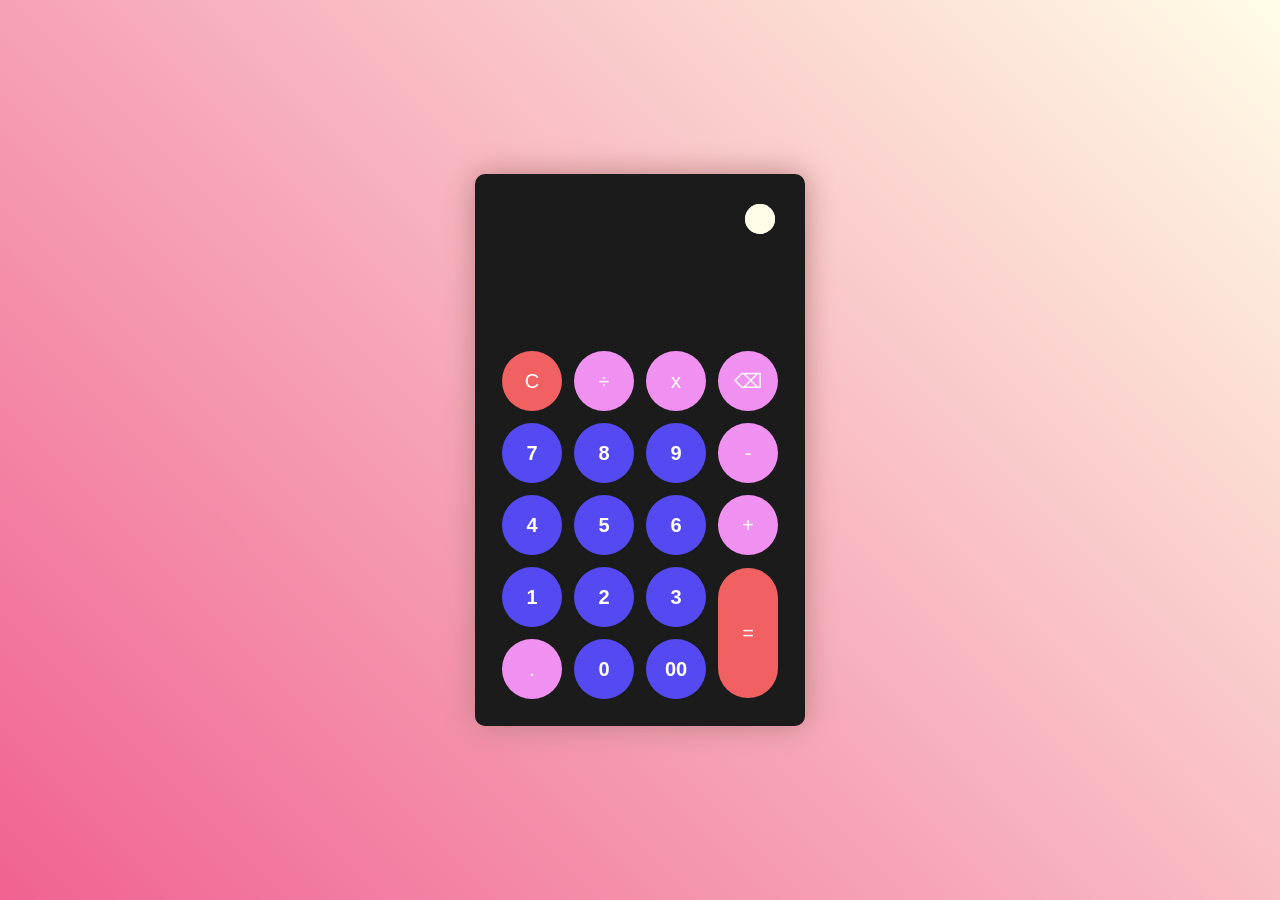
<file: index.html>
<!doctype html>
<html lang="en">
  <head>
    <meta charset="UTF-8" />
    <meta name="viewport" content="width=device-width, initial-scale=1.0" />
    <title>Calculadora</title>
    <link rel="stylesheet" href="css/style.css" />
    <script src="script.js" defer></script>
  </head>
  <body>
    <div class="container">
      <div class="calculator dark">
        <div class="theme-toggler active">
          <i class="toggler-icon"></i>
        </div>
        <div class="display-screen">
          <div id="display"></div>
          <div class="buttons">
            <table>
              <tr>
                <td><button class="btn" id="clear">C</button></td>
                <td><button class="btn-operator" id="/">÷</button></td>
                <td><button class="btn-operator" id="*">x</button></td>
                <td><button class="btn-operator" id="backspace">⌫</button></td>
              </tr>
              <tr>
                <td><button class="btn-number" id="7">7</button></td>
                <td><button class="btn-number" id="8">8</button></td>
                <td><button class="btn-number" id="9">9</button></td>
                <td><button class="btn-operator" id="-">-</button></td>
              </tr>
              <tr>
                <td><button class="btn-number" id="4">4</button></td>
                <td><button class="btn-number" id="5">5</button></td>
                <td><button class="btn-number" id="6">6</button></td>
                <td><button class="btn-operator" id="+">+</button></td>
              </tr>
              <tr>
                <td><button class="btn-number" id="1">1</button></td>
                <td><button class="btn-number" id="2">2</button></td>
                <td><button class="btn-number" id="3">3</button></td>
                <td rowspan="2">
                  <button class="btn-equals" id="equals">=</button>
                </td>
              </tr>
              <tr>
                <td><button class="btn-operator" id=".">.</button></td>
                <td><button class="btn-number" id="0">0</button></td>
                <td><button class="btn-number" id="00">00</button></td>
              </tr>
            </table>
          </div>
        </div>
      </div>
    </div>
  </body>
</html>
</file>
<file: css/style.css>
* {
  padding: 0;
  margin: 0;
  box-sizing: border-box;
  font-family: sans-serif;
}

body {
  background: linear-gradient(45deg, #f06291, #fffde7);
}

.container {
  height: 100vh;
  width: 100vw;
  display: flex;
  align-items: center;
  justify-content: center;
  flex-wrap: wrap;
}

.calculator {
  position: relative;
  height: auto;
  width: auto;
  padding: 20px;
  border-radius: 10px;
  box-shadow: 0 0 30px rgb(187, 130, 130);
  background: #fff;
}
.calculator #display {
  color: #0a1e2c;
  margin: 0 10px;
  height: 120px;
  width: auto;
  display: flex;
  align-items: flex-end;
  justify-content: flex-end;
  font-size: 30px;
  margin-bottom: 30px;
  font-weight: 800;
}
.calculator #equals {
  height: 130px;
}
.calculator #clear {
  background: #ffd5d8;
  color: #fc4552;
}
.calculator .btn-operator {
  background-color: #ffd0fb;
  color: #f967f3;
}
.calculator .btn-number {
  background-color: #c3eaff;
  color: #000000;
}
.calculator .btn-equals {
  background-color: #ffbd9b;
  color: #000000;
}
.calculator {
  /* Dark Theme */
}
.calculator.dark {
  background-color: #1b1b1b;
}
.calculator.dark #display {
  color: #fff;
}
.calculator.dark #clear {
  background: #f16161;
  color: #fff;
}
.calculator.dark .btn-operator {
  background-color: #f090f0;
  color: #fff;
}
.calculator.dark .btn-number {
  background-color: #554af1;
  color: #fff;
  font-weight: 600;
}
.calculator.dark .btn-equals {
  background-color: #f16161;
  color: #fff;
}
.calculator.dark .theme-toggler {
  background: #fff;
  color: #333;
}

.theme-toggler {
  position: absolute;
  top: 30px;
  right: 30px;
  height: 30px;
  width: 30px;
  background: #f06291;
  color: #fff;
  cursor: pointer;
  z-index: 1;
  border-radius: 50%;
}
.theme-toggler::before {
  content: "";
  height: 30px;
  width: 30px;
  position: absolute;
  top: 50%;
  left: 50%;
  transform: translate(-50%, -50%);
  border-radius: 50%;
  background-color: #333;
  z-index: -1;
}

.theme-toggler.active {
  color: #333;
}
.theme-toggler.active::before {
  background-color: #fffde7;
}

button {
  height: 60px;
  width: 60px;
  border: 0;
  border-radius: 30px;
  margin: 5px;
  font-size: 20px;
  cursor: pointer;
  transition: all 0 2s ease;
}
button:hover {
  transform: scale(1.1);
}/*# sourceMappingURL=style.css.map */
</file>
